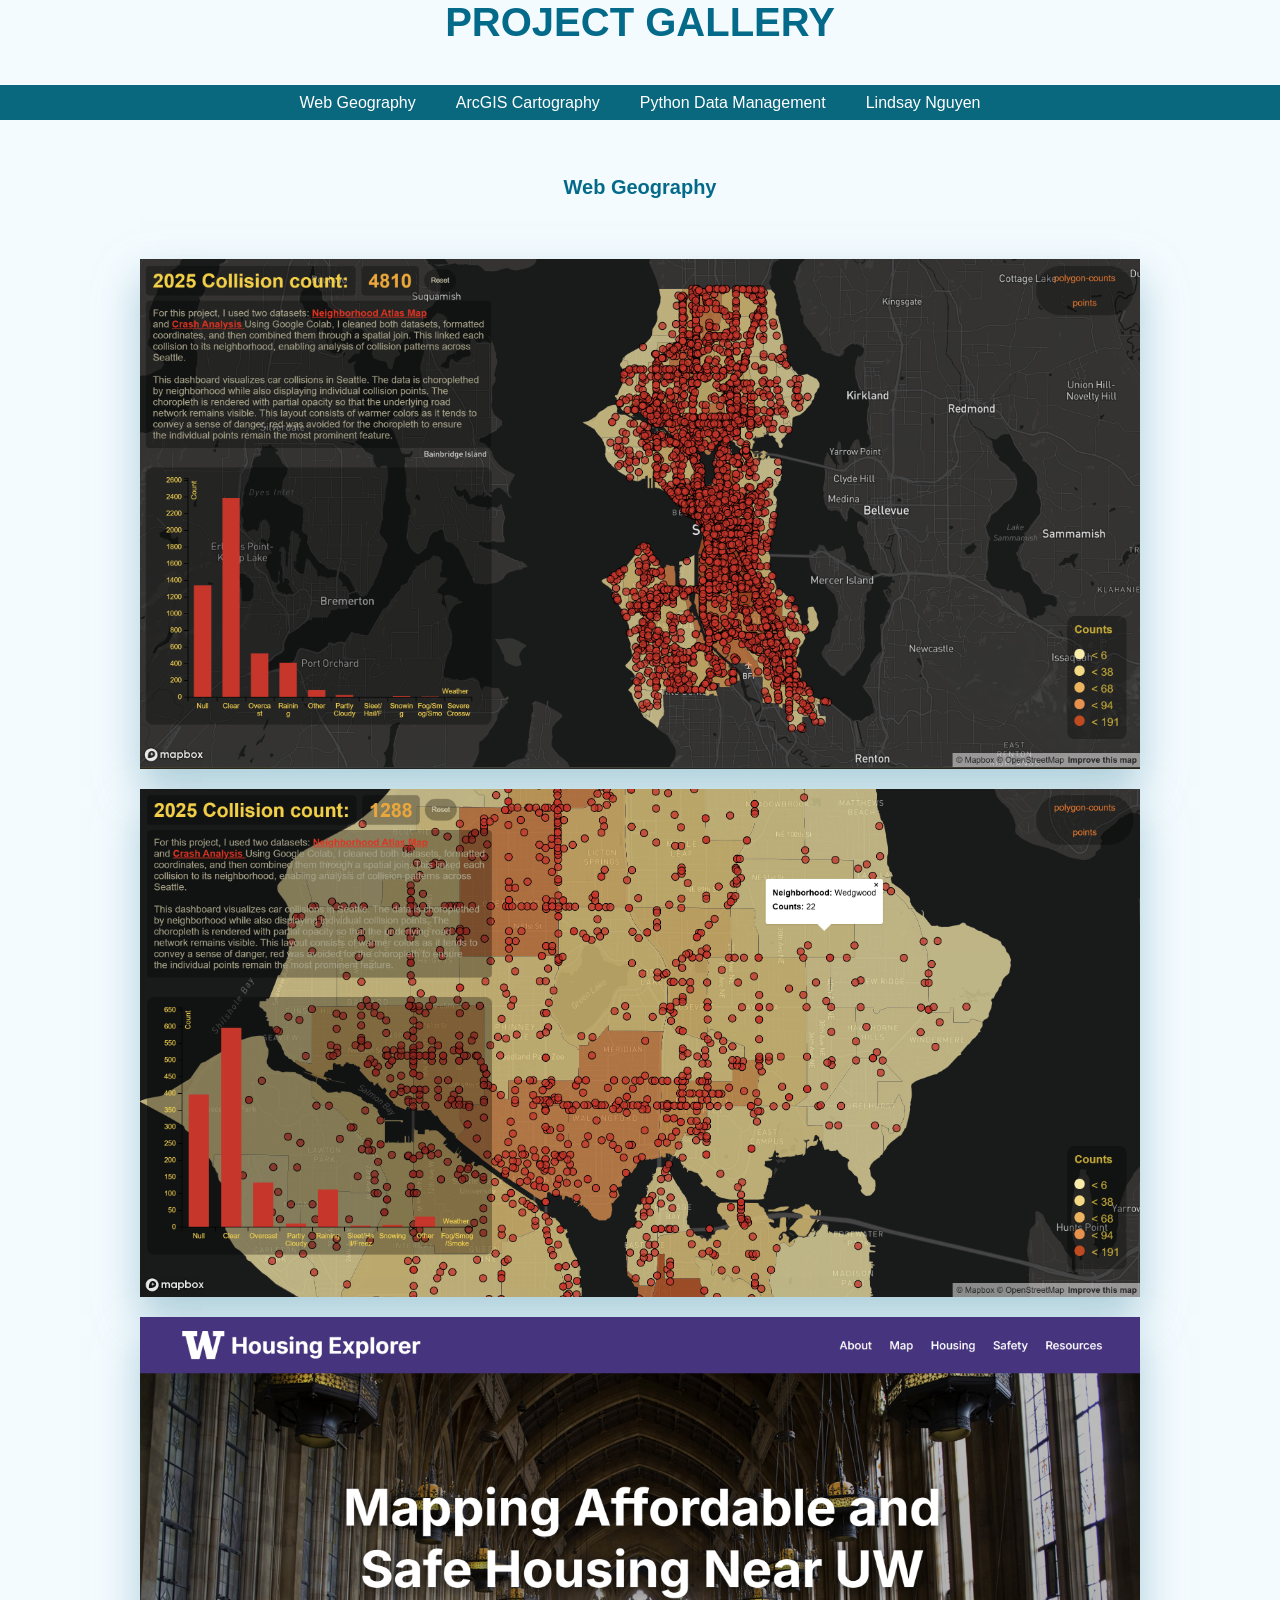
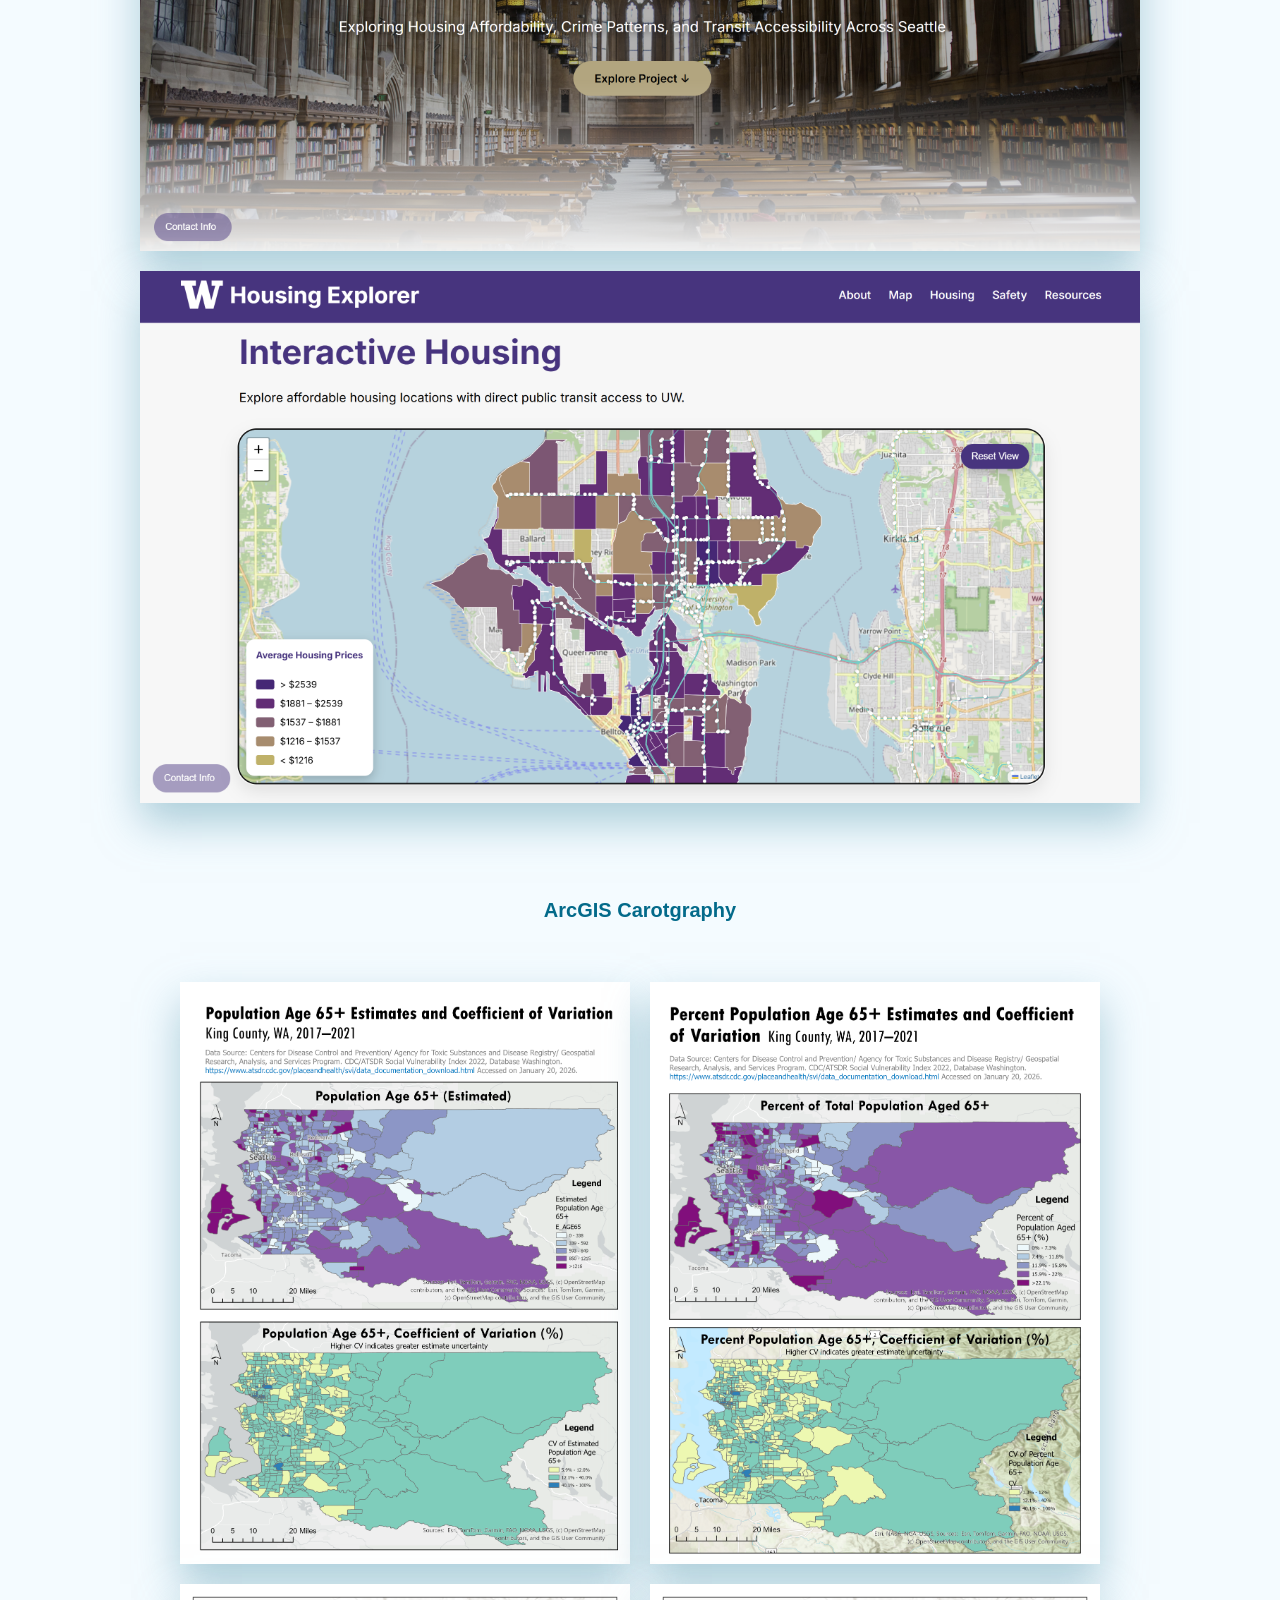
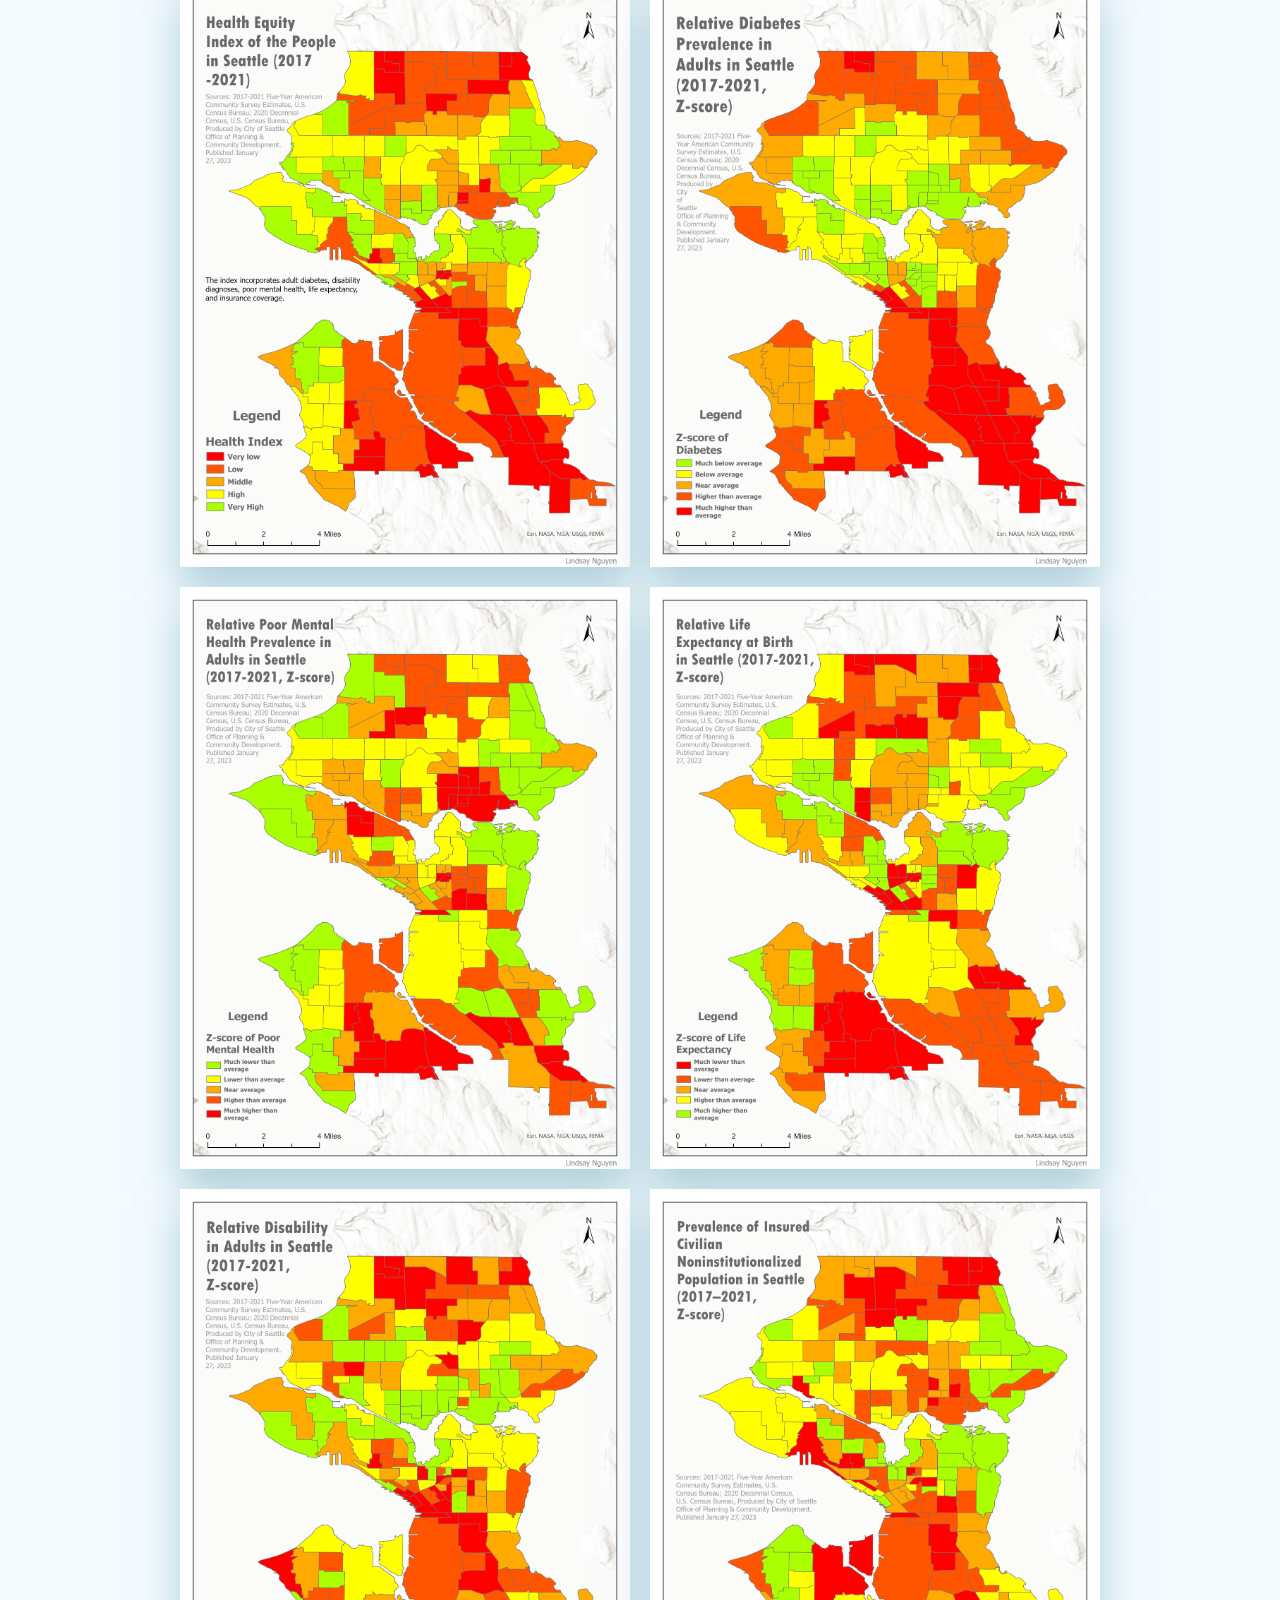
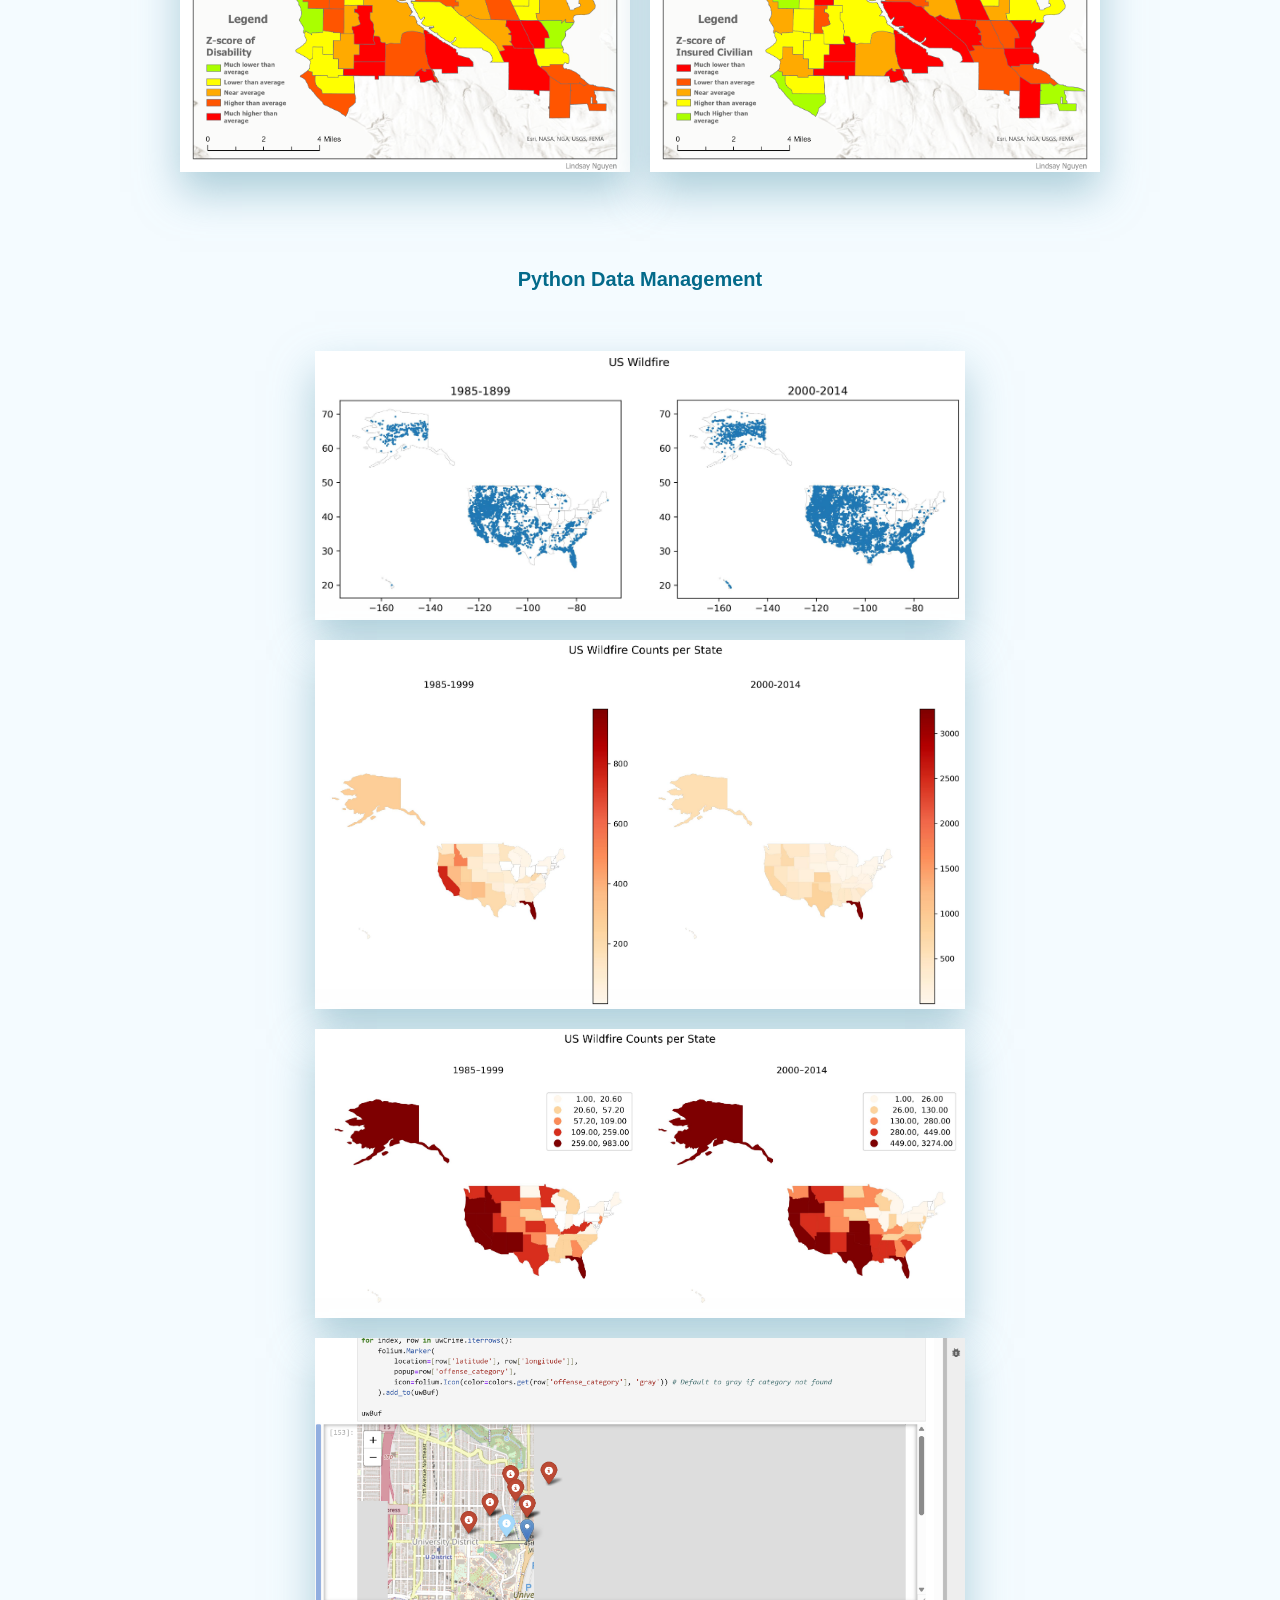
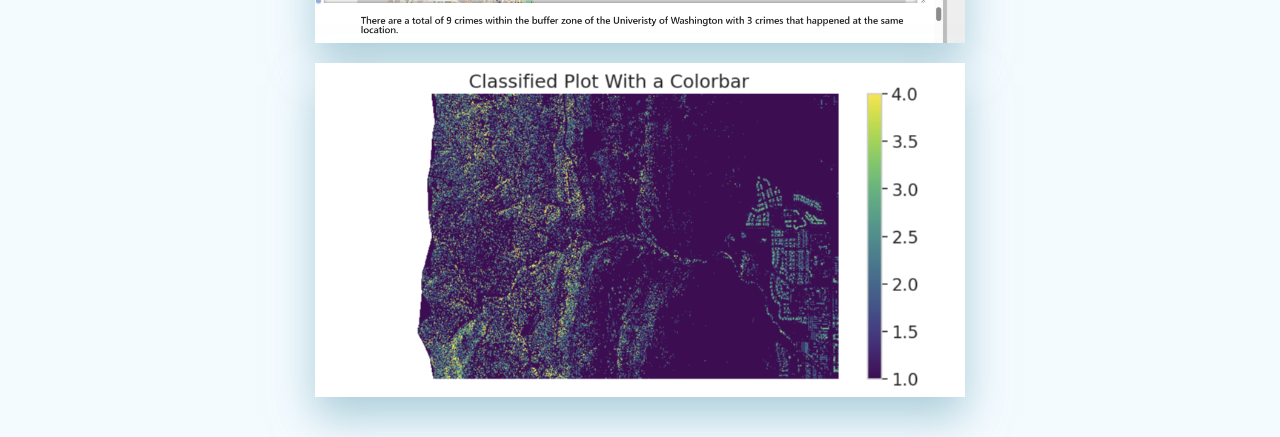
<file: gallery.html>
<link rel="stylesheet" href="css/style.css">
</head>
<body>


    <p style = "font-size: 40px; text-align: center; color:rgb(3, 106, 138)">
        <b>PROJECT GALLERY</b>
    </p>

        <nav class="navbar">
            <a href="#Web" class="button nav-link">Web Geography</a>
            <a href="#arc" class="button nav-link">ArcGIS Cartography</a>
            <a href="#python" class="button nav-link">Python Data Management</a>
            <a href="home.html" target="_blank" class="button">Lindsay Nguyen</a>
        </nav>

    
    <section id="Web"> 
        <br>
        <br>

        <p style = "font-size: 20px; text-align: center; color:rgb(3, 106, 138)">
            <b>Web Geography</b>
         </p>  
         
        <div class = "image-gallery">
            <a href="https://nugaiyen.github.io/458p6-smart-dashboard/" target="_blank">
                <img src="imgs/458p6.png" alt= "458p6" style = "width:1000px">
            </a>
            
            <a href="https://nugaiyen.github.io/458p6-smart-dashboard/" target="_blank">
                <img src="imgs/458p6zoomed.png" alt= "458p6zoomed"  style = "width:1000px">
            </a>

            <a href="https://nugaiyen.github.io/Geography-Symposium-2026/test.html" target="_blank">
                <img src="imgs/symposium1.png" alt= "458p6" style = "width:1000px">
            </a>
            <a href="https://nugaiyen.github.io/Geography-Symposium-2026/test.html" target="_blank">
                <img src="imgs/symposium2.png" alt= "458p6" style = "width:1000px">
            </a>

        
        </div>
    </section>

    <section id="arc"> 
        <br>
        <br>
        <p style = "font-size: 20px; text-align: center; color:rgb(3, 106, 138)">
            <b>ArcGIS Carotgraphy</b>
         </p> 

        <div class="image-gallery">
            
            <a href="project1.html"target="_blank">
                <img src="imgs/m1fixed.png" alt="m1">
            </a>
            <a href="project1.html"target="_blank">
                <img src="imgs/m2fixed.png" alt="m2">
            </a>
        
            <a href="project2.html" target="_blank">
                <img src="imgs/461p2m1.png" alt="461p2m1">
            </a>
            
            <a href="project2.html" target="_blank">
                <img src="imgs/461p2m2.png" alt="461p2m2">
            </a>
            
            <a href="project2.html" target="_blank">
                <img src="imgs/461p2m3.png" alt="461p2m3">
            </a>
            
            <a href="project2.html" target="_blank"> 
                <img src="imgs/461p2m4.png" alt="461p2m4">
            </a>
        
            <a href="project2.html" target="_blank">
                <img src="imgs/461p2m5.png" alt="461p2m5">
            </a>
            
            <a href="project2.html" target="_blank">
                <img src="imgs/461p2m8.png" alt="461p2m8">
            </a>
            
        </div>
    </section>
   

   


    <section id="python">
        <br>
        <br>

        <p style = "font-size: 20px; text-align: center; color:rgb(3, 106, 138)">
            <b>Python Data Management</b>
         </p> 

    <div class = "image-gallery">
        <a href="lab2.html" target="_blank">
             <img src="imgs\lab2.jpg" alt= "458p6zoomed"  style = "width:650px">
        </a>
        <a href="lab2.html" target="_blank">
            <img src="imgs\lab2f2.jpg" alt= "458p6" style = "width:650px">
        </a>
        <a href="lab2.html" target="_blank">
             <img src="imgs\lab2f3.jpg" alt= "458p6zoomed"  style = "width:650px">
        </a>
        

        <a href="python1.html" target="_blank">
             <img src="imgs\temp-img\Screenshot 2026-02-20 221335.png" alt= "458p6zoomed"  style = "width:650px">
        </a>

        <a href="python1.html" target="_blank">
             <img src="imgs/temp-img/Screenshot 2026-02-20 221205.png" alt= "458p6zoomed"  style = "width:650px">
        </a>
       
    </div>
    </section>

    

    <script>
        const sections = document.querySelectorAll("section");
        const navLinks = document.querySelectorAll(".nav-link"); // only internal links

        window.addEventListener("scroll", () => {
            let current = "";

            sections.forEach(section => {
                const sectionTop = section.offsetTop - 50;
                if (window.scrollY >= sectionTop) {
                    current = section.getAttribute("id");
                }
            });

            navLinks.forEach(link => {
                link.style.fontWeight = "normal";
                if (link.getAttribute("href") === "#" + current) {
                    link.style.fontWeight = "bold";
                }
            });
        });
    </script>

</body>
</html>
</file>
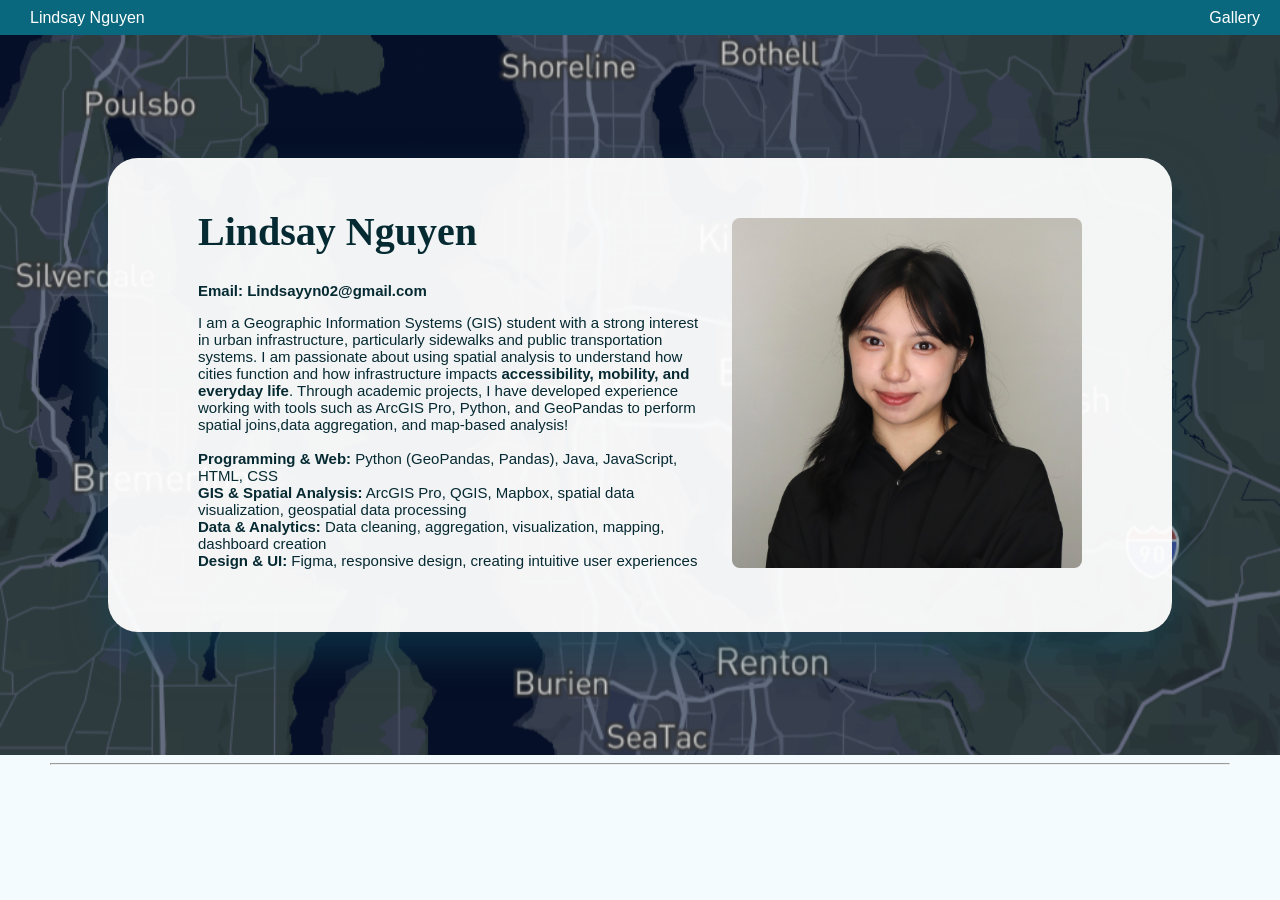
<file: home.html>
<!DOCTYPE html>
<html>
<head>
    <link rel="stylesheet" href="css/style.css">
</head>
<body>

    <nav class="navbar">
        <p style="margin-left:30px">Lindsay Nguyen</p>
        <div style="margin-left:auto; display:flex">
            <a href="gallery.html" class="button">
                <p>Gallery</p>
            </a>
        
    
        </div>
    </nav>

    <div class = "seattle"> 
        <div class = bg style="color: rgb(6, 42, 50)" >
            <div class= "text"> 
                <h1>Lindsay Nguyen</h1> 
                <p style ="margin-left:70px; font-size: 15px"; ><b>Email: Lindsayyn02@gmail.com</b> </p> 
                <p style ="margin-left:70px; font-size: 15px">
                    I am a Geographic Information Systems (GIS) student with a strong interest in urban
                    infrastructure, particularly sidewalks and public transportation systems. I am 
                    passionate about using spatial analysis to understand how cities function and how 
                    infrastructure impacts <b>accessibility, mobility, and everyday life</b>. Through academic projects, 
                    I have developed experience working with tools such as ArcGIS Pro, Python, and GeoPandas 
                    to perform spatial joins,data aggregation, and map-based analysis! <br><br>
                    
                    <b>Programming & Web:</b> Python (GeoPandas, Pandas), Java, JavaScript, HTML, CSS<br>
                    <b>GIS & Spatial Analysis:</b> ArcGIS Pro, QGIS, Mapbox, spatial data visualization, geospatial data processing<br>
                    <b>Data & Analytics:</b> Data cleaning, aggregation, visualization, mapping, dashboard creation<br>
                    <b>Design & UI:</b> Figma, responsive design, creating intuitive user experiences

            </div> 
            
            <div class = "photo" > <img src="imgs/self-photo.jpg" alt= "me"> </div>

        </div>
    </div>
    <hr style= "margin-left: 50px; margin-right: 50px" >
    

</body>
</html>
</file>
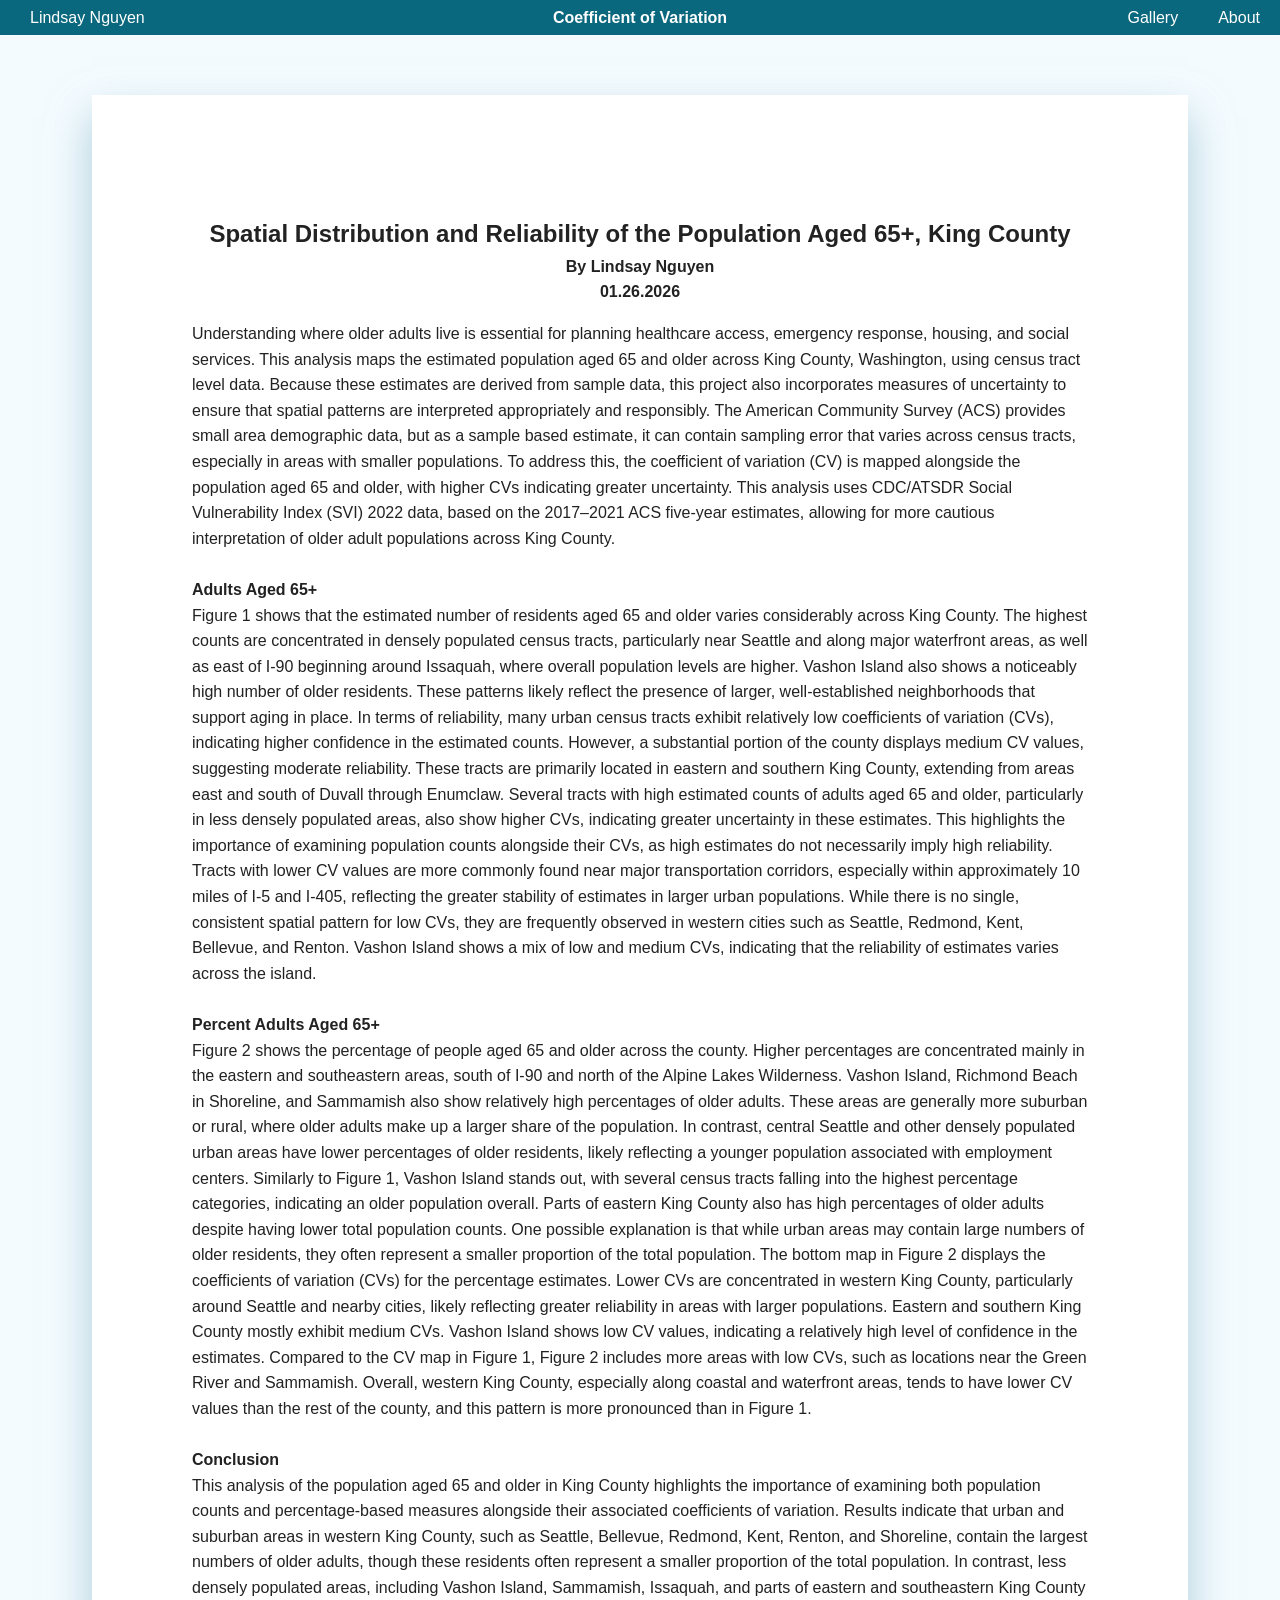
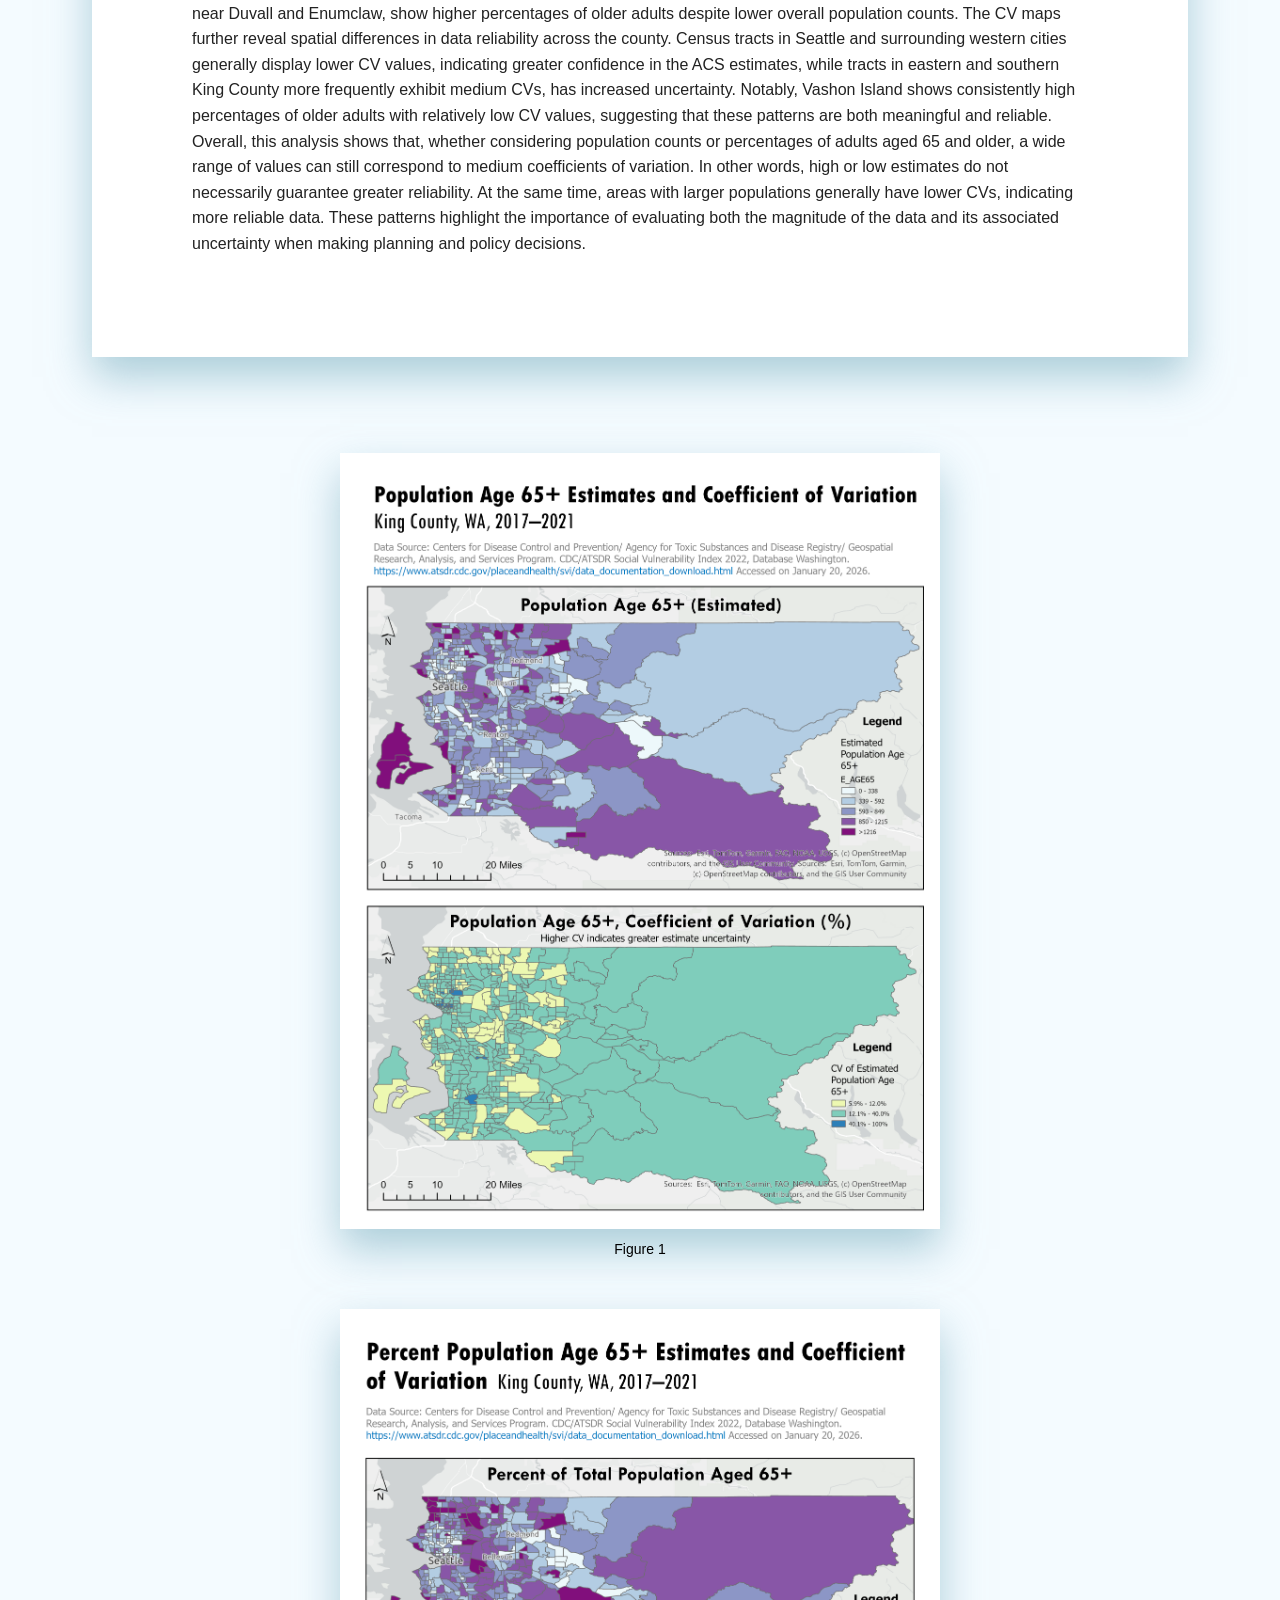
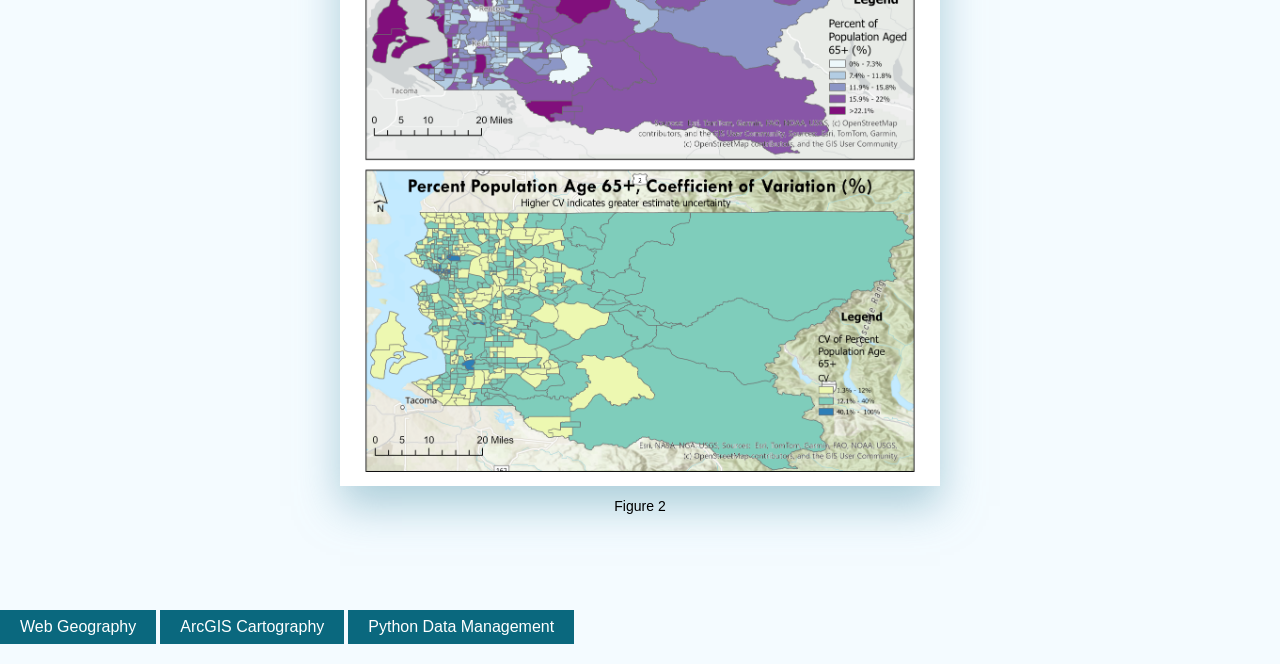
<file: project1.html>
<!DOCTYPE html>
<html>
<head>
    <link rel="stylesheet" href="css/style.css">
</head>
<body>
    
    <nav class="navbar">
        <p style="margin-left:30px">Lindsay Nguyen</p>
        <p class="center-title">Coefficient of Variation</p>
        <div class="nav-right">
            <a href="gallery.html"  class="button">
                <p>Gallery</p>
            </a>
            <a href="home.html"  class="button">
                <p>About</p>
            </a>
        </div>
    </nav>



   

    <div class=image-gallery2>
        <div class = "content">
            <h2 style="text-align: center; padding: 0px;">Spatial Distribution and Reliability of the Population Aged 65+, King County</h2> <br>
            <p style="text-align: center;margin-top:-45px;"><b>By Lindsay Nguyen <br>
            01.26.2026</b></p>

            Understanding where older adults live is essential for planning healthcare access, emergency response, housing, and social services. This analysis maps the estimated population aged 65 and older across King County, Washington, using census tract level data. Because these estimates are derived from sample data, this project also incorporates measures of uncertainty to ensure that spatial patterns are interpreted appropriately and responsibly.
            The American Community Survey (ACS) provides small area demographic data, but as a sample based estimate, it can contain sampling error that varies across census tracts, especially in areas with smaller populations. To address this, the coefficient of variation (CV) is mapped alongside the population aged 65 and older, with higher CVs indicating greater uncertainty. This analysis uses CDC/ATSDR Social Vulnerability Index (SVI) 2022 data, based on the 2017–2021 ACS five-year estimates, allowing for more cautious interpretation of older adult populations across King County.
            <br><br> <b>Adults Aged 65+</b><br>
            Figure 1 shows that the estimated number of residents aged 65 and older varies considerably across King County. The highest counts are concentrated in densely populated census tracts, particularly near Seattle and along major waterfront areas, as well as east of I-90 beginning around Issaquah, where overall population levels are higher. Vashon Island also shows a noticeably high number of older residents. These patterns likely reflect the presence of larger, well-established neighborhoods that support aging in place.
            In terms of reliability, many urban census tracts exhibit relatively low coefficients of variation (CVs), indicating higher confidence in the estimated counts. However, a substantial portion of the county displays medium CV values, suggesting moderate reliability. These tracts are primarily located in eastern and southern King County, extending from areas east and south of Duvall through Enumclaw. Several tracts with high estimated counts of adults aged 65 and older, particularly in less densely populated areas, also show higher CVs, indicating greater uncertainty in these estimates. This highlights the importance of examining population counts alongside their CVs, as high estimates do not necessarily imply high reliability.
            Tracts with lower CV values are more commonly found near major transportation corridors, especially within approximately 10 miles of I-5 and I-405, reflecting the greater stability of estimates in larger urban populations. While there is no single, consistent spatial pattern for low CVs, they are frequently observed in western cities such as Seattle, Redmond, Kent, Bellevue, and Renton. Vashon Island shows a mix of low and medium CVs, indicating that the reliability of estimates varies across the island.

            <br><br><b>Percent Adults Aged 65+</b><br>
            Figure 2  shows the percentage of people aged 65 and older across the county. Higher percentages are concentrated mainly in the eastern and southeastern areas, south of I-90 and north of the Alpine Lakes Wilderness. Vashon Island, Richmond Beach in Shoreline, and Sammamish also show relatively high percentages of older adults. These areas are generally more suburban or rural, where older adults make up a larger share of the population. In contrast, central Seattle and other densely populated urban areas have lower percentages of older residents, likely reflecting a younger population associated with employment centers.
            Similarly to Figure 1, Vashon Island stands out, with several census tracts falling into the highest percentage categories, indicating an older population overall. Parts of eastern King County also has high percentages of older adults despite having lower total population counts. One possible explanation is that while urban areas may contain large numbers of older residents, they often represent a smaller proportion of the total population.
            The bottom map in Figure 2 displays the coefficients of variation (CVs) for the percentage estimates. Lower CVs are concentrated in western King County, particularly around Seattle and nearby cities, likely reflecting greater reliability in areas with larger populations. Eastern and southern King County mostly exhibit medium CVs. Vashon Island shows low CV values, indicating a relatively high level of confidence in the estimates. Compared to the CV map in Figure 1, Figure 2 includes more areas with low CVs, such as locations near the Green River and Sammamish. Overall, western King County, especially along coastal and waterfront areas, tends to have lower CV values than the rest of the county, and this pattern is more pronounced than in Figure 1.

            <br><br><b>Conclusion</b><br>
            This analysis of the population aged 65 and older in King County highlights the importance of examining both population counts and percentage-based measures alongside their associated coefficients of variation. Results indicate that urban and suburban areas in western King County, such as Seattle, Bellevue, Redmond, Kent, Renton, and Shoreline, contain the largest numbers of older adults, though these residents often represent a smaller proportion of the total population. In contrast, less densely populated areas, including Vashon Island, Sammamish, Issaquah, and parts of eastern and southeastern King County near Duvall and Enumclaw, show higher percentages of older adults despite lower overall population counts.
            The CV maps further reveal spatial differences in data reliability across the county. Census tracts in Seattle and surrounding western cities generally display lower CV values, indicating greater confidence in the ACS estimates, while tracts in eastern and southern King County more frequently exhibit medium CVs, has increased uncertainty. Notably, Vashon Island shows consistently high percentages of older adults with relatively low CV values, suggesting that these patterns are both meaningful and reliable.
            Overall, this analysis shows that, whether considering population counts or percentages of adults aged 65 and older, a wide range of values can still correspond to medium coefficients of variation. In other words, high or low estimates do not necessarily guarantee greater reliability. At the same time, areas with larger populations generally have lower CVs, indicating more reliable data. These patterns highlight the importance of evaluating both the magnitude of the data and its associated uncertainty when making planning and policy decisions.
        </div>

        <div class = image-gallery2>

            <figure>
                <img src="imgs/m1fixed.png" alt="m1">
                <figcaption>Figure 1</figcaption>
            </figure>

            <figure>
                <img src="imgs/m2fixed.png" alt="m2">
                <figcaption>Figure 2</figcaption>
            </figure>
        </div>
    </div>

    <a href="https://nugaiyen.github.io/portfolio-/gallery.html#Web" class="button nav-link">Web Geography</a>
    <a href="https://nugaiyen.github.io/portfolio-/gallery.html#arc" class="button nav-link" style="margin-bottom: 20px;">ArcGIS Cartography</a>
    <a href="https://nugaiyen.github.io/portfolio-/gallery.html#python" class="button nav-link">Python Data Management</a>
        

</body>
</html>




















</body>
</html>
</file>
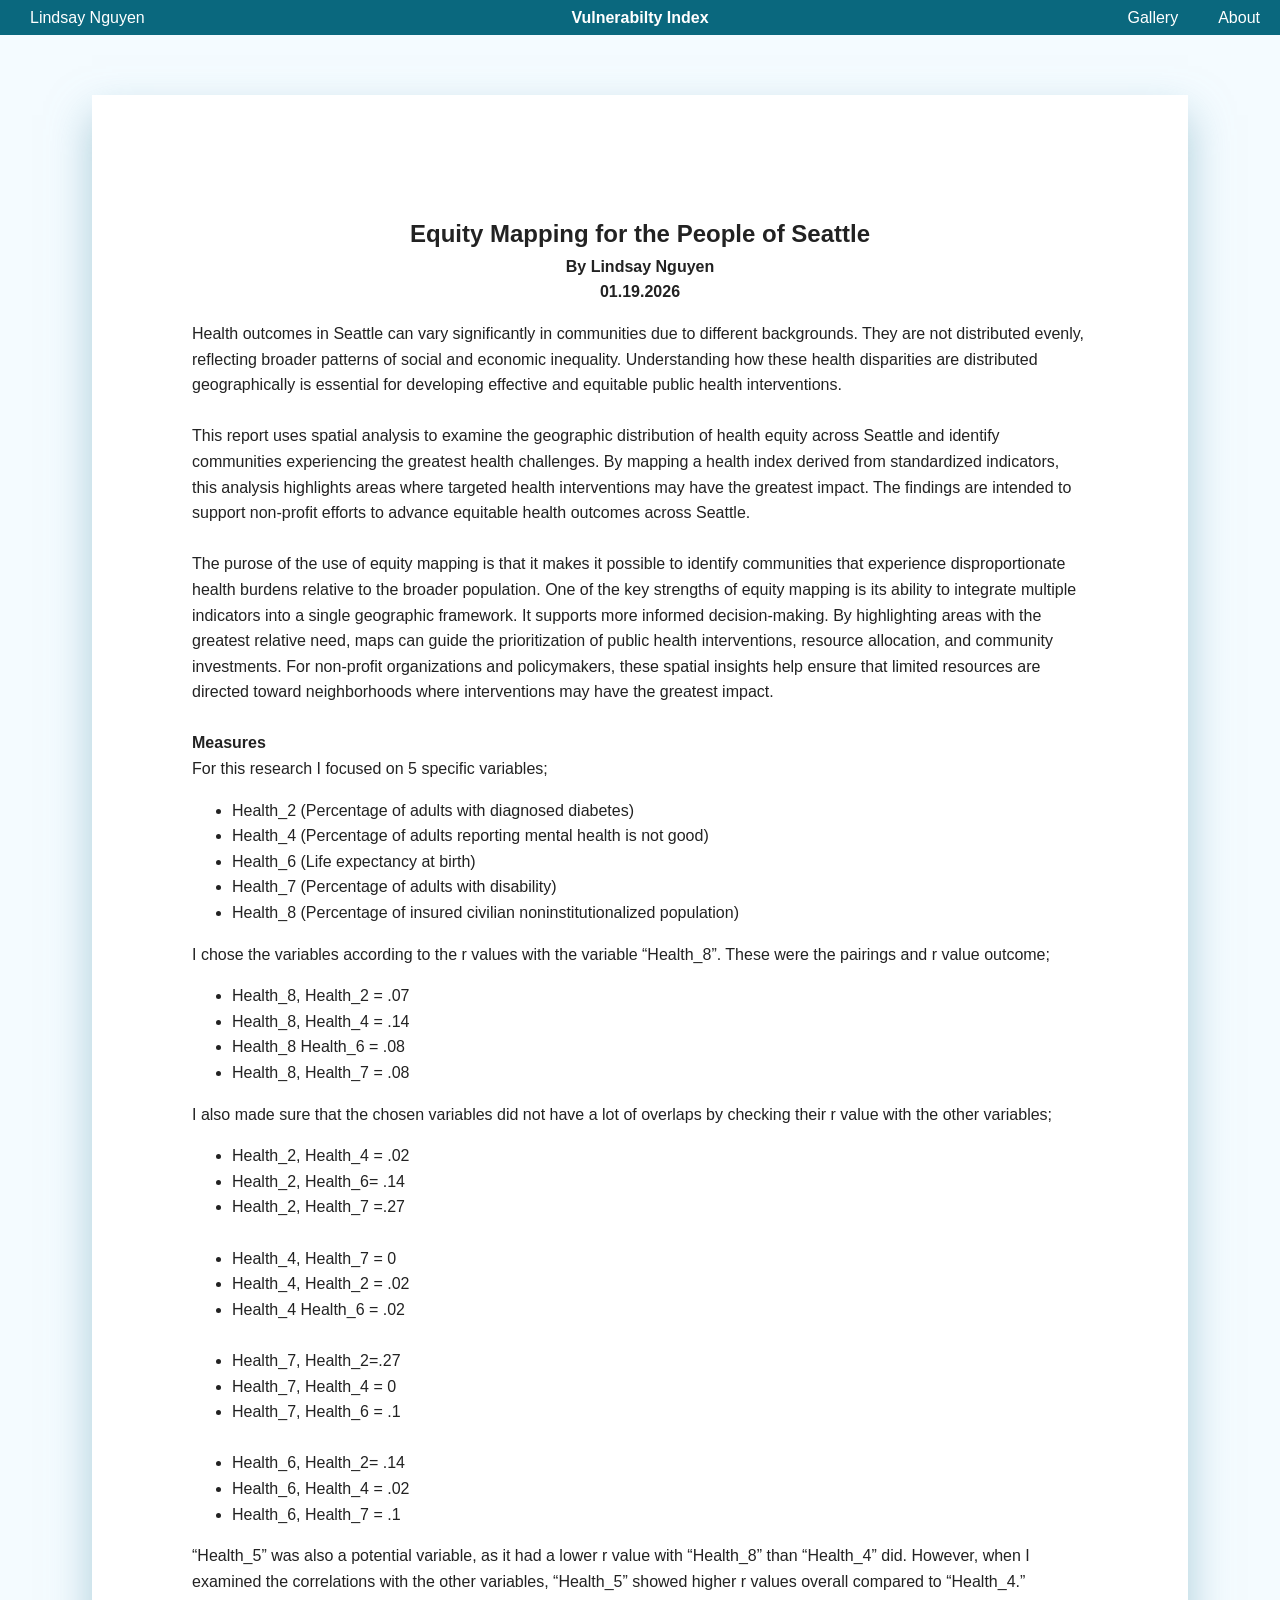
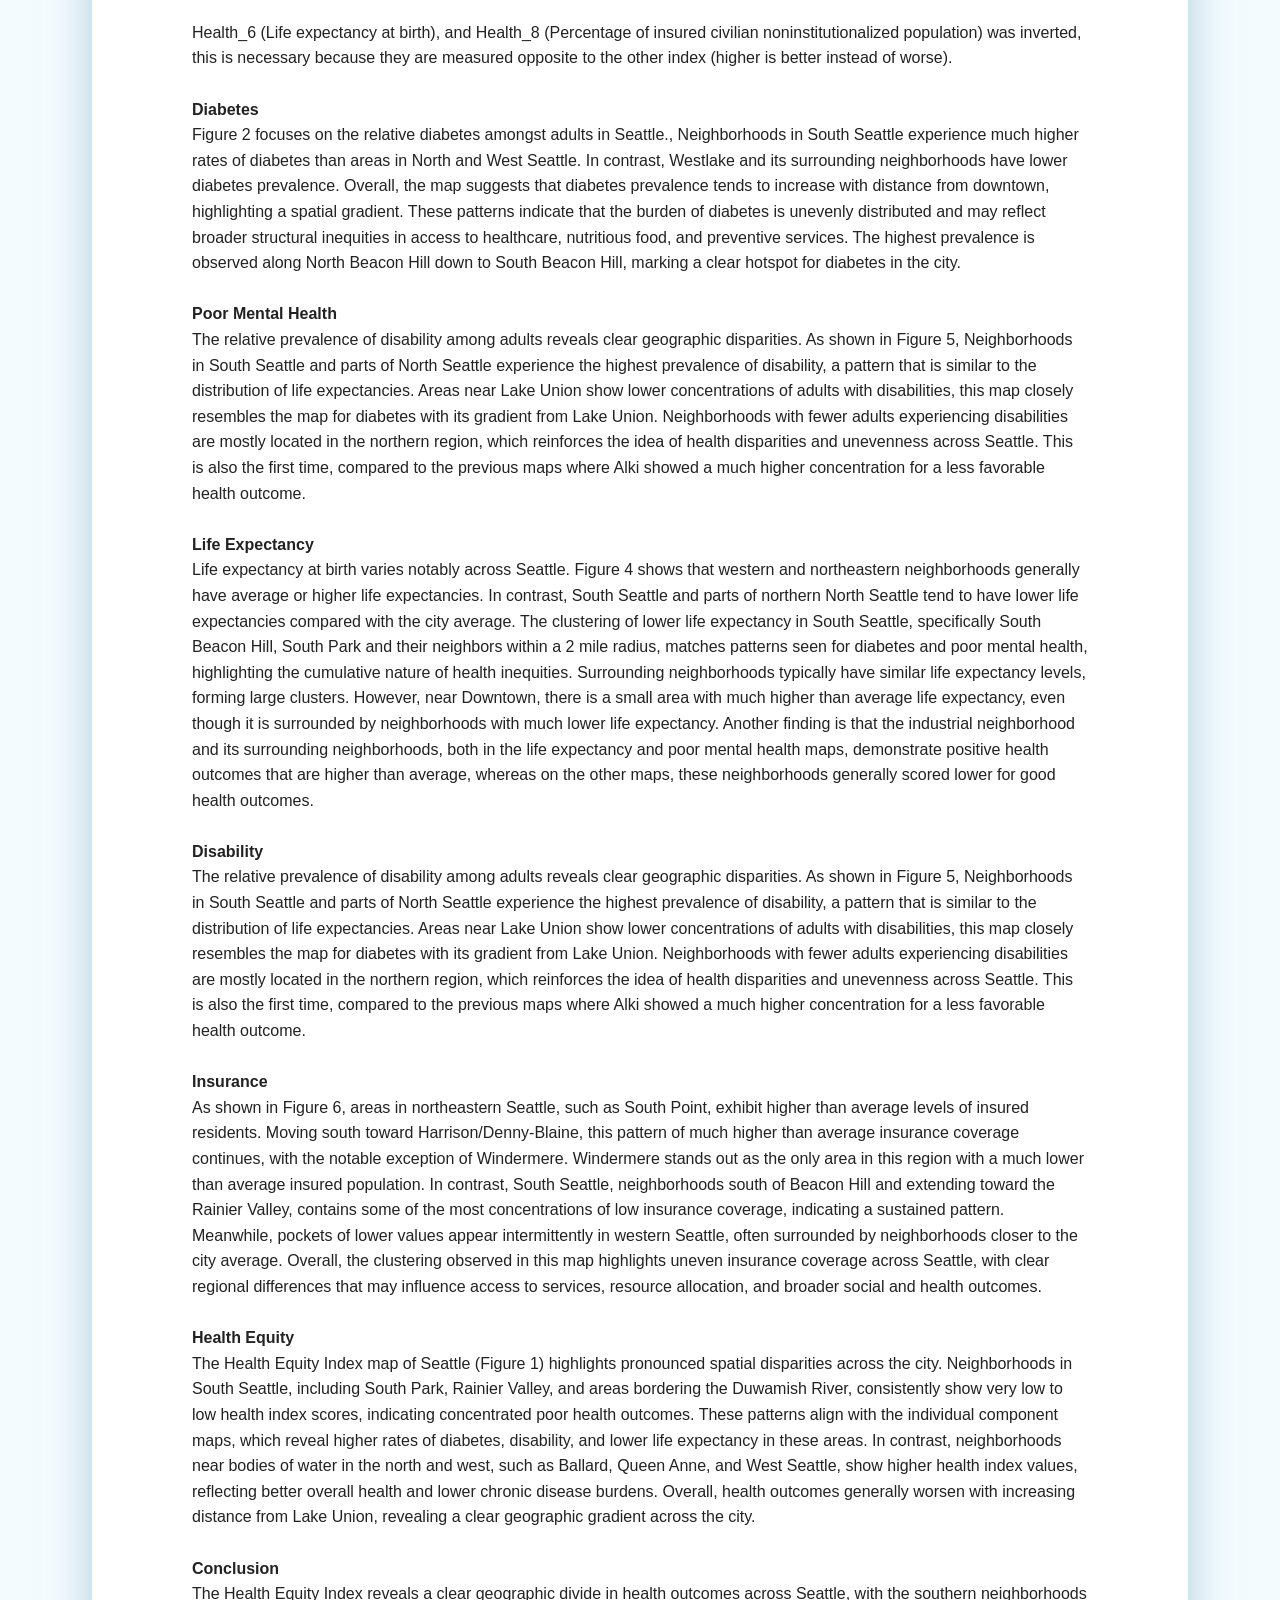
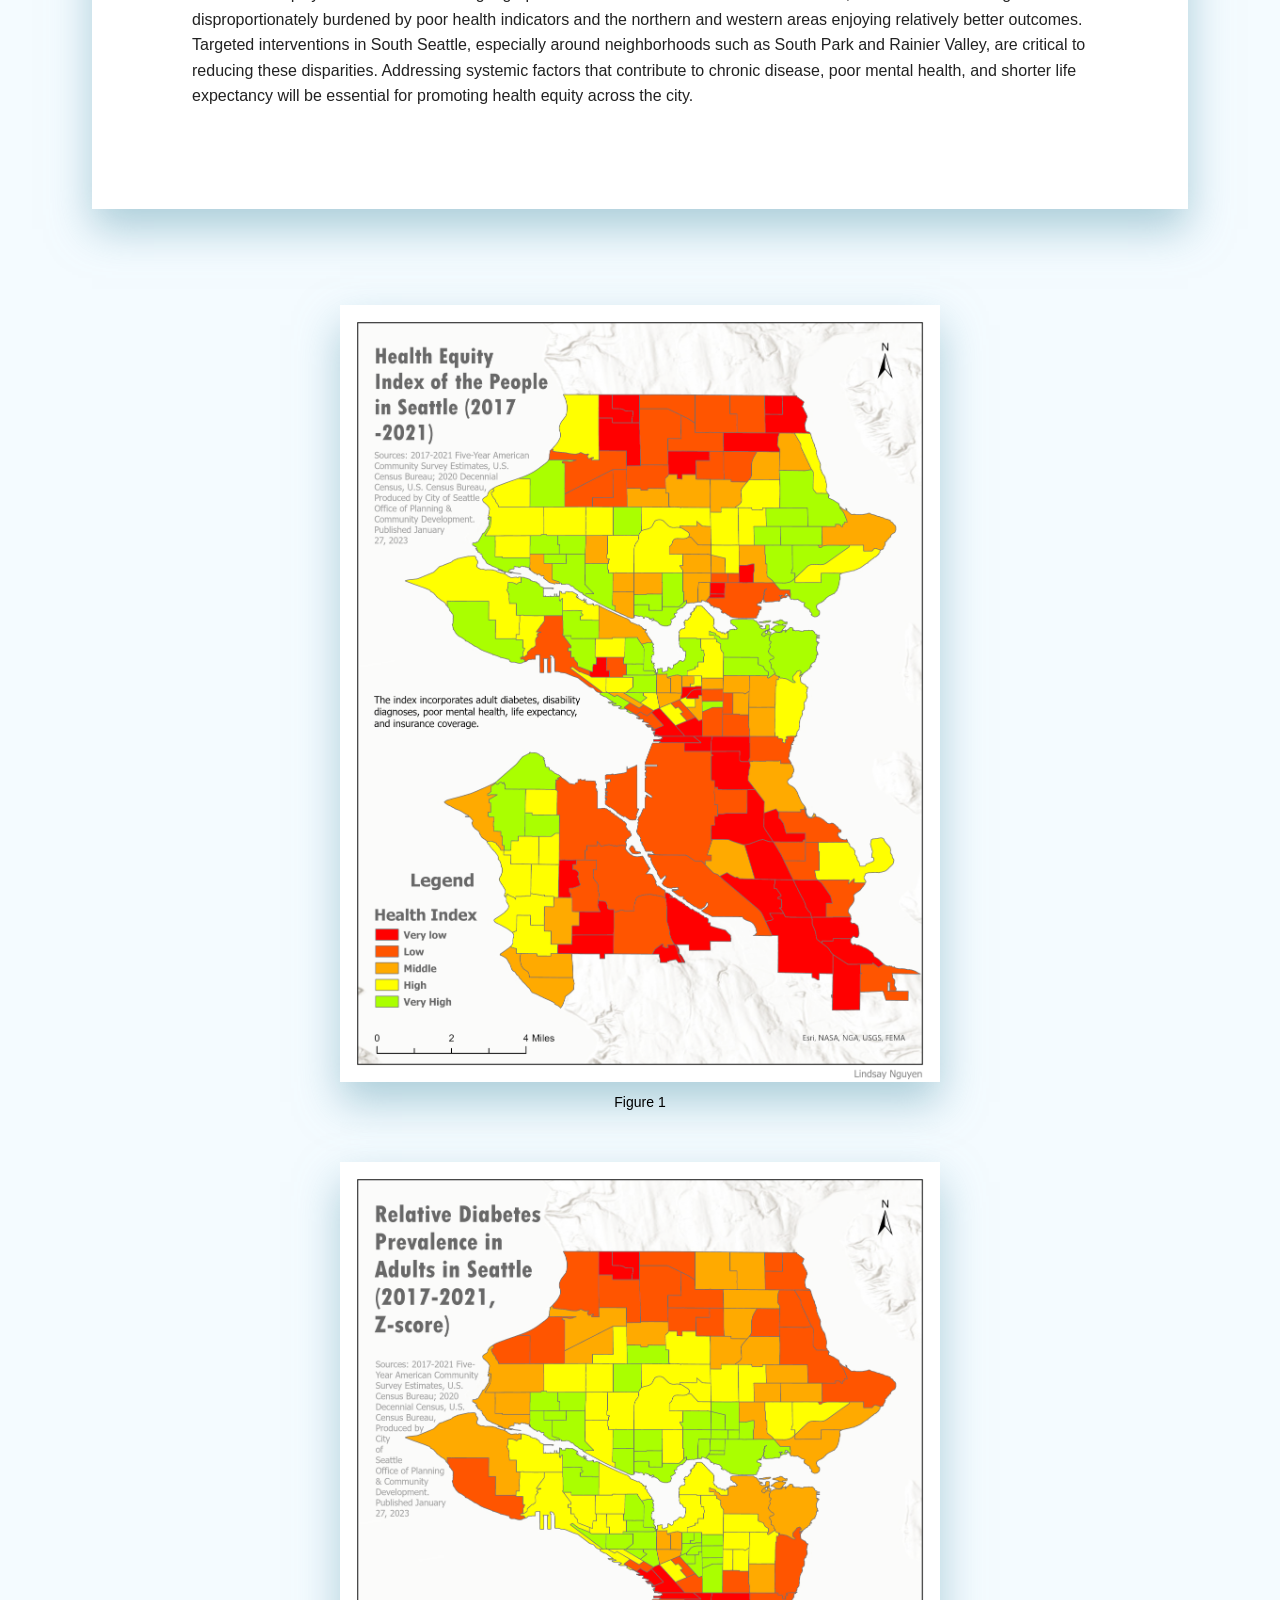
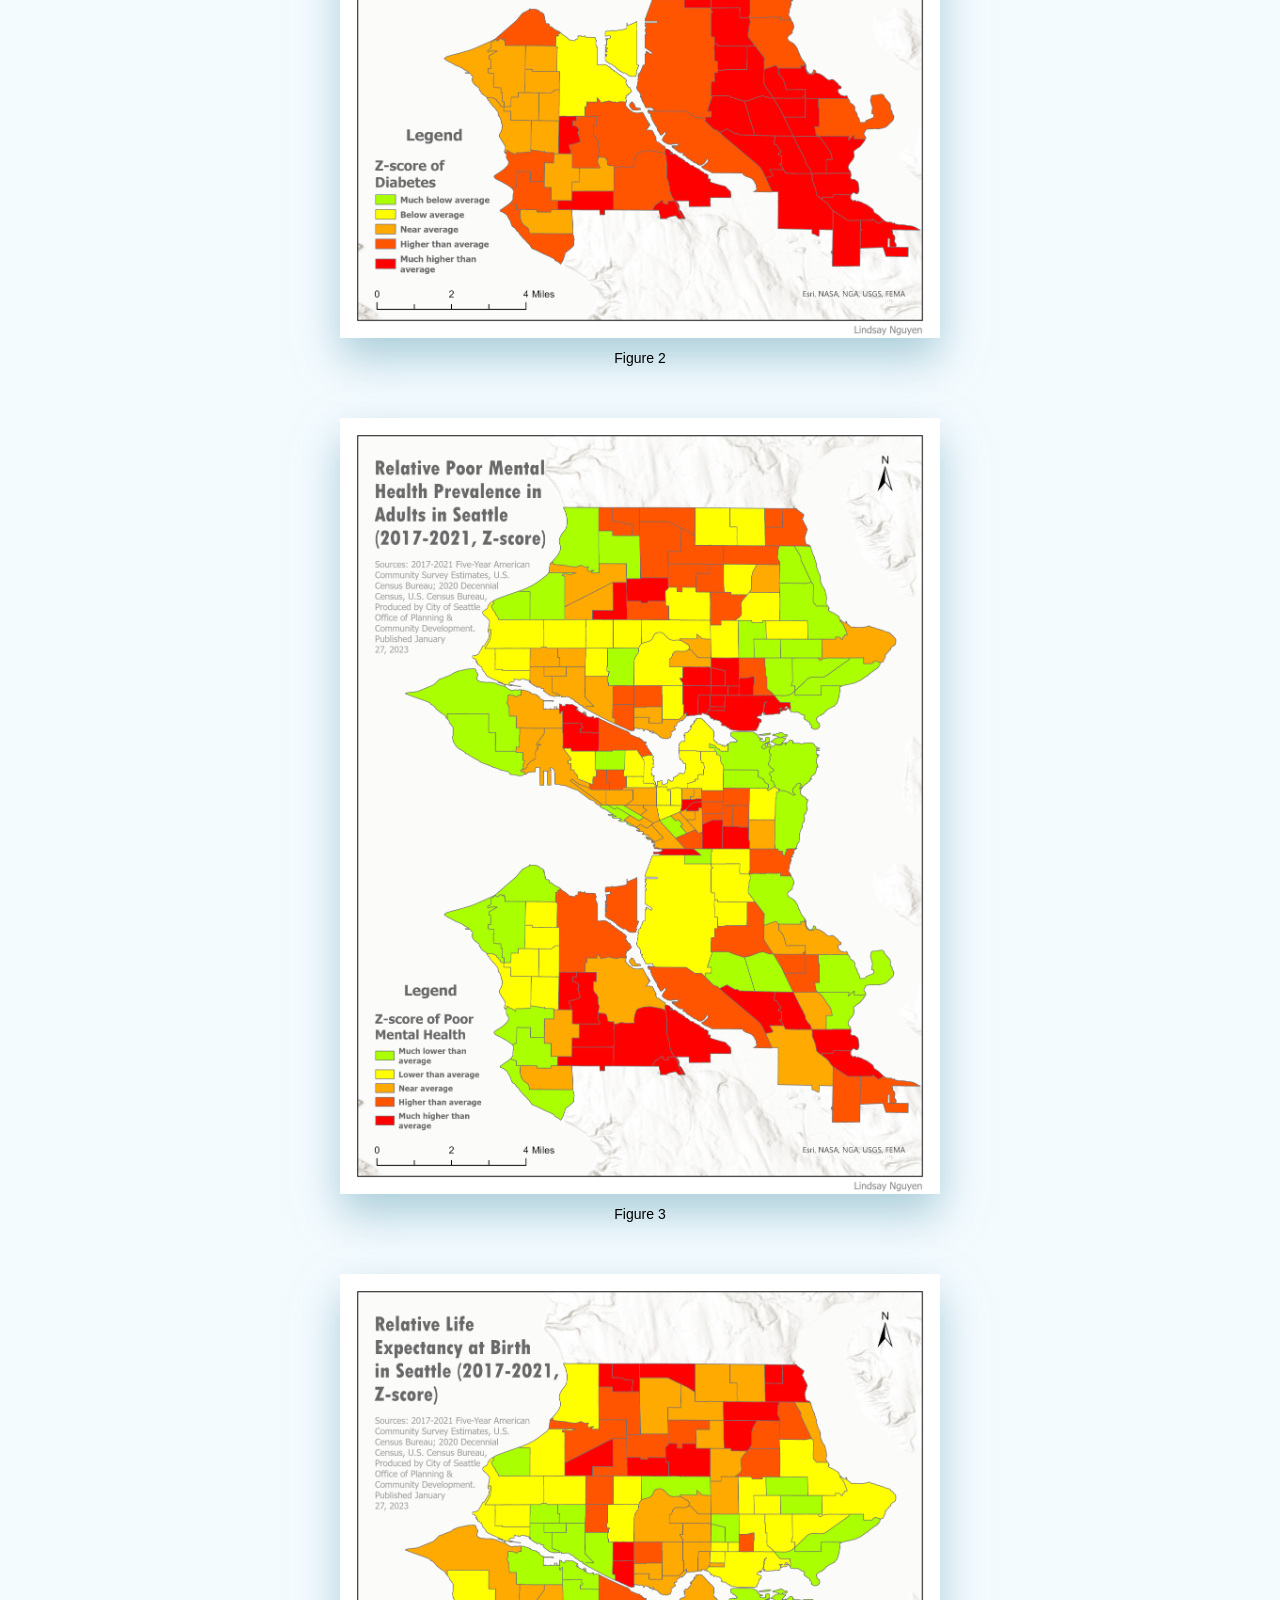
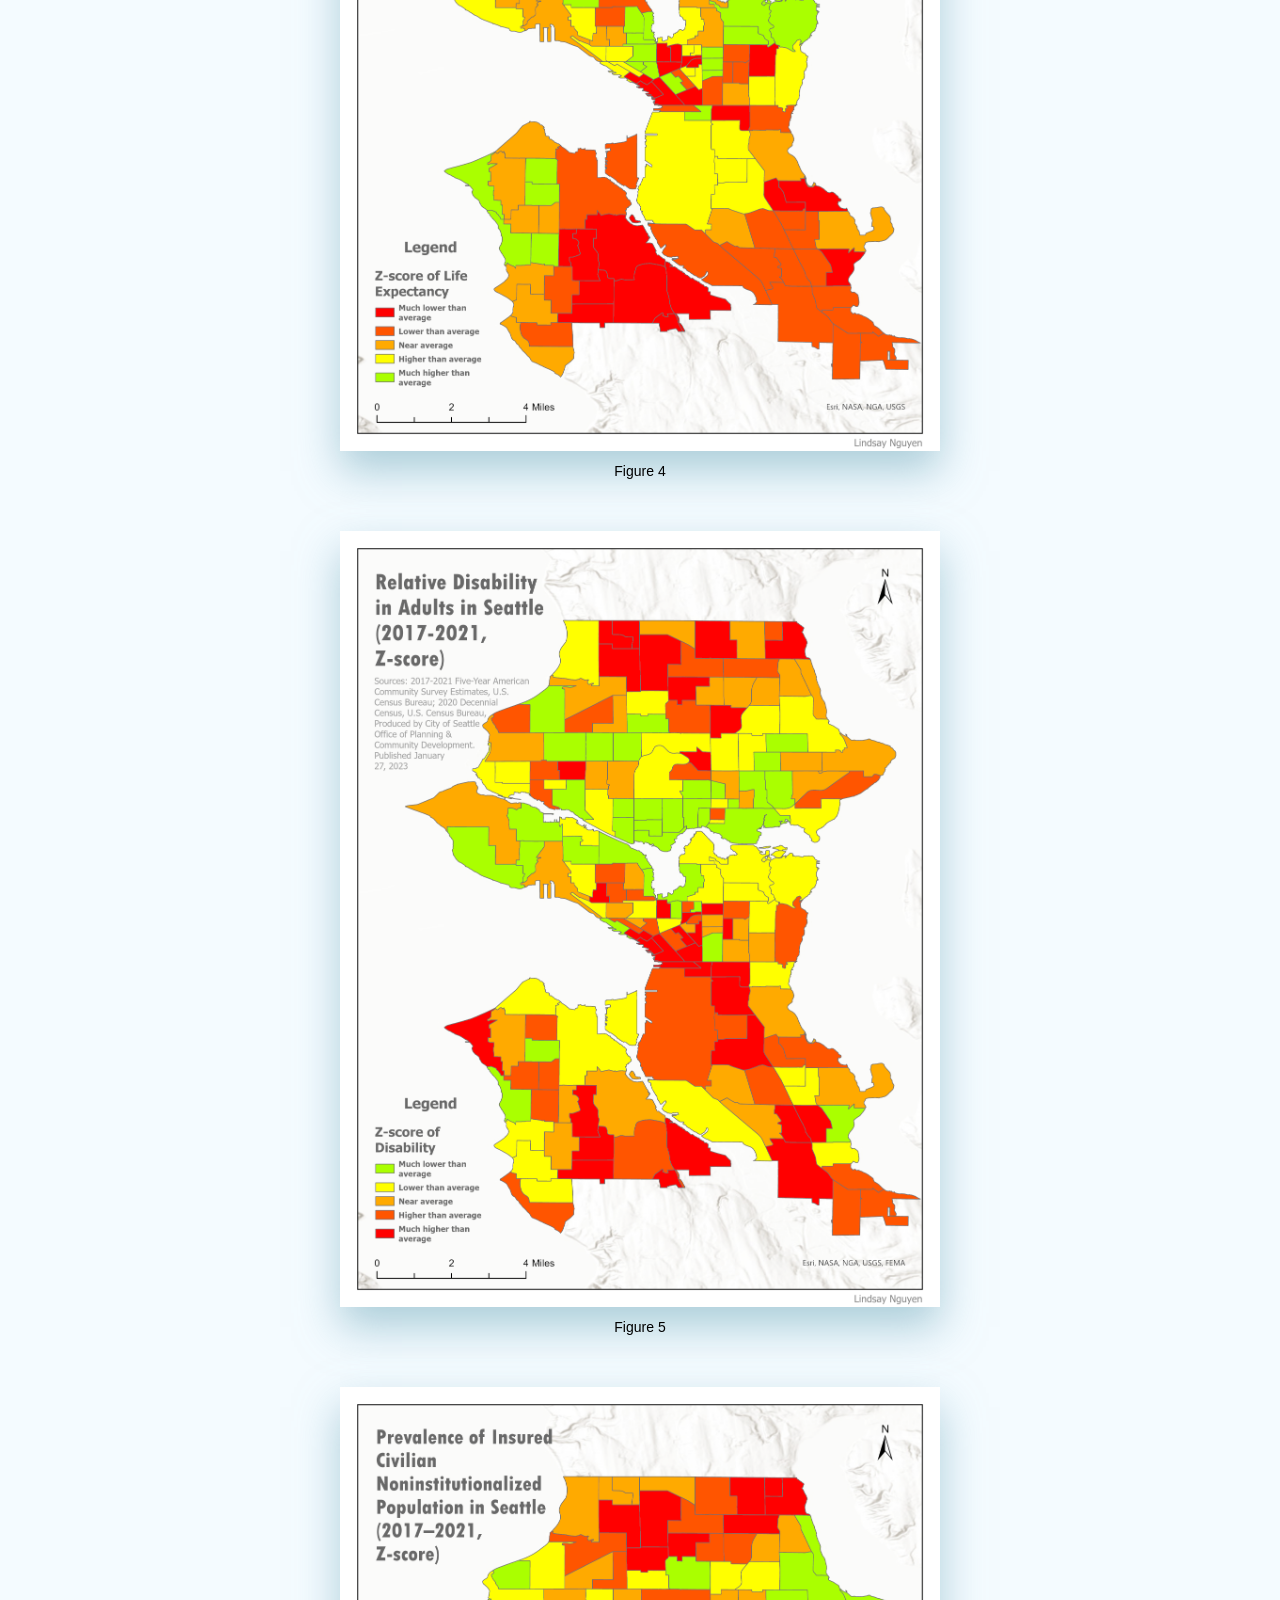
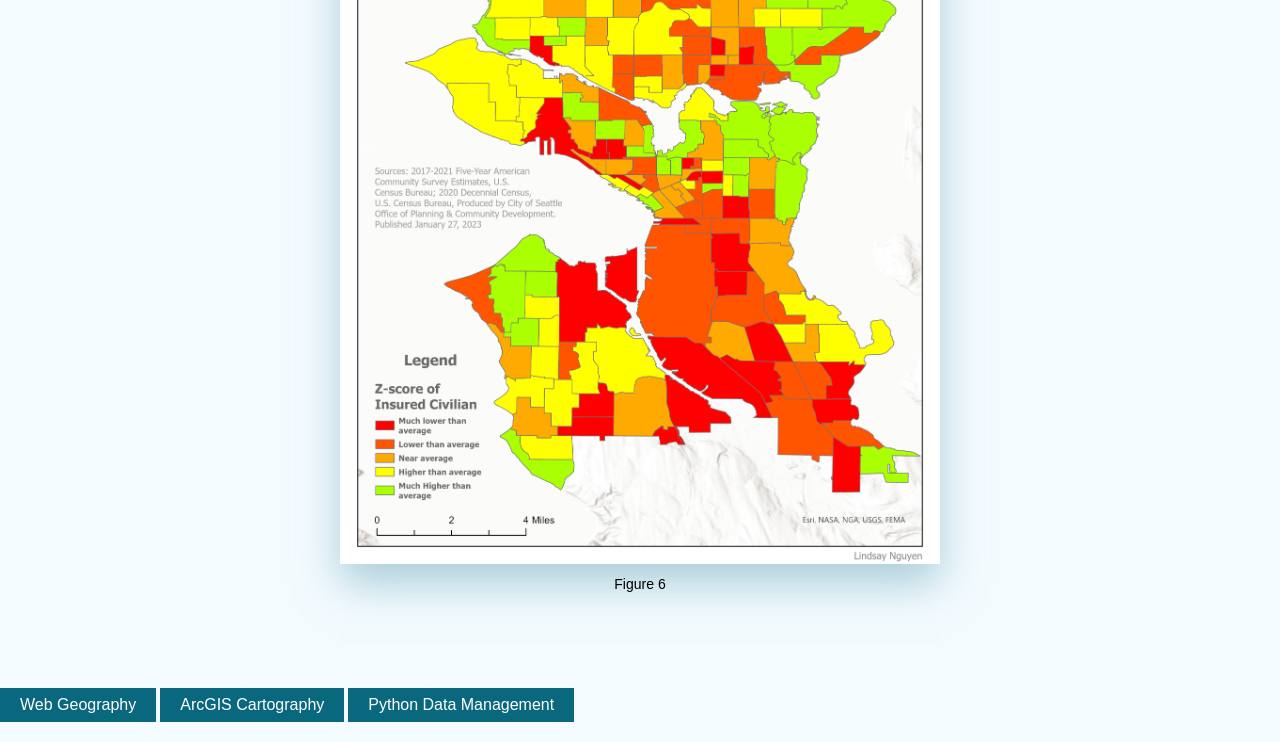
<file: project2.html>
<!DOCTYPE html>
<html>
<head>
    <link rel="stylesheet" href="css/style.css">
</head>
<body>
    
    <nav class="navbar">
        <p style="margin-left:30px">Lindsay Nguyen</p>
        <p class="center-title">Vulnerabilty Index </p>
        <div class="nav-right">
            <a href="gallery.html"  class="button">
                <p>Gallery</p>
            </a>
            <a href="home.html"  class="button">
                <p>About</p>
            </a>
        </div>
    </nav>



        <div class=image-gallery2>
        <div class = "content">
            <h2 style="text-align: center; padding: 0px;">Equity Mapping for the People of Seattle</h2> <br>
            <p style="text-align: center;margin-top:-45px;"><b>By Lindsay Nguyen <br>
            01.19.2026</b></p>

            Health outcomes in Seattle can vary significantly in communities due to different backgrounds. They are not distributed evenly, reflecting broader patterns of social and economic inequality. Understanding how these health disparities are distributed geographically is essential for developing effective and equitable public health interventions.
            <br><br>This report uses spatial analysis to examine the geographic distribution of health equity across Seattle and identify communities experiencing the greatest health challenges. By mapping a health index derived from standardized indicators, this analysis highlights areas where targeted health interventions may have the greatest impact. The findings are intended to support non-profit efforts to advance equitable health outcomes across Seattle.
            <br><br>The purose of the use of equity mapping is that it makes it possible to identify communities that experience disproportionate health burdens relative to the broader population. One of the key strengths of equity mapping is its ability to integrate multiple indicators into a single geographic framework. It supports more informed decision-making. By highlighting areas with the greatest relative need, maps can guide the prioritization of public health interventions, resource allocation, and community investments. For non-profit organizations and policymakers, these spatial insights help ensure that limited resources are directed toward neighborhoods where interventions may have the greatest impact.

            <br><br> <b>Measures</b><br>
            For this research I focused on 5 specific variables;
            <ul>
            <li>Health_2 (Percentage of adults with diagnosed diabetes)</li>
            <li>Health_4 (Percentage of adults reporting mental health is not good)</li>
            <li>Health_6 (Life expectancy at birth)</li>
            <li>Health_7 (Percentage of adults with disability)</li>
            <li>Health_8 (Percentage of insured civilian noninstitutionalized population)</li>
            </ul>

            I chose the variables according to the r values with the variable “Health_8”. These were the pairings and r value outcome; 
            <ul>
                <li>Health_8, Health_2  = .07 </li>
                <li>Health_8, Health_4 = .14 </li>
                <li>Health_8 Health_6 = .08 </li>
                <li>Health_8, Health_7 = .08</li>
            </ul>

            I also made sure that the chosen variables did not have a lot of overlaps by checking their r value with the other variables;
            <ul>
                <li>Health_2, Health_4 = .02 </li>
                <li>Health_2, Health_6= .14 </li>
                <li>Health_2, Health_7 =.27 </li>
                <br>
                <li>Health_4, Health_7 = 0 </li>
                <li>Health_4, Health_2 = .02 </li>
                <li>Health_4 Health_6 = .02 </li>
                <br>
                <li>Health_7, Health_2=.27 </li>
                <li>Health_7, Health_4 = 0 </li>
                <li>Health_7, Health_6 = .1 </li>
                <br>
                <li>Health_6, Health_2= .14 </li>
                <li>Health_6, Health_4 = .02 </li>
                <li>Health_6, Health_7 = .1 </li>
            </ul>

            “Health_5” was also a potential variable, as it had a lower r value with “Health_8” than “Health_4” did. However, when I examined the correlations with the other variables, “Health_5” showed higher r values overall compared to “Health_4.”
            <br><br>Health_6 (Life expectancy at birth), and Health_8 (Percentage of insured civilian noninstitutionalized population) was inverted, this is necessary because they are measured opposite to the other index (higher is better instead of worse).



            <br><br><b>Diabetes </b><br>
            Figure 2 focuses on the relative diabetes amongst adults in Seattle., Neighborhoods in South Seattle experience much higher rates of diabetes than areas in North and West Seattle. In contrast, Westlake and its surrounding neighborhoods have lower diabetes prevalence. Overall, the map suggests that diabetes prevalence tends to increase with distance from downtown, highlighting a spatial gradient. These patterns indicate that the burden of diabetes is unevenly distributed and may reflect broader structural inequities in access to healthcare, nutritious food, and preventive services. The highest prevalence is observed along North Beacon Hill down to South Beacon Hill, marking a clear hotspot for diabetes in the city.

            <br><br><b>Poor Mental Health</b><br>
            The relative prevalence of disability among adults reveals clear geographic disparities. As shown in Figure 5, Neighborhoods in South Seattle and parts of North Seattle experience the highest prevalence of disability, a pattern that is similar to the distribution of life expectancies. Areas near Lake Union show lower concentrations of adults with disabilities, this map closely resembles the map for diabetes with its gradient from Lake Union. Neighborhoods with fewer adults experiencing disabilities are mostly located in the northern region, which reinforces the idea of health disparities and unevenness across Seattle. This is also the first time, compared to the previous maps where Alki showed a much higher concentration for a less favorable health outcome.
            
            <br><br><b>Life Expectancy </b><br>
            Life expectancy at birth varies notably across Seattle. Figure 4 shows that western and northeastern neighborhoods generally have average or higher life expectancies. In contrast, South Seattle and parts of northern North Seattle tend to have lower life expectancies compared with the city average. The clustering of lower life expectancy in South Seattle, specifically South Beacon Hill, South Park and their neighbors within a 2 mile radius, matches patterns seen for diabetes and poor mental health, highlighting the cumulative nature of health inequities. Surrounding neighborhoods typically have similar life expectancy levels, forming large clusters. However, near Downtown, there is a small area with much higher than average life expectancy, even though it is surrounded by neighborhoods with much lower life expectancy. Another finding is that the industrial neighborhood and its surrounding neighborhoods, both in the life expectancy and poor mental health maps, demonstrate positive health outcomes that are higher than average, whereas on the other maps, these neighborhoods generally scored lower for good health outcomes.


            <br><br><b>Disability </b><br>
            The relative prevalence of disability among adults reveals clear geographic disparities. As shown in Figure 5, Neighborhoods in South Seattle and parts of North Seattle experience the highest prevalence of disability, a pattern that is similar to the distribution of life expectancies. Areas near Lake Union show lower concentrations of adults with disabilities, this map closely resembles the map for diabetes with its gradient from Lake Union. Neighborhoods with fewer adults experiencing disabilities are mostly located in the northern region, which reinforces the idea of health disparities and unevenness across Seattle. This is also the first time, compared to the previous maps where Alki showed a much higher concentration for a less favorable health outcome.

            <br><br><b>Insurance </b><br>
            As shown in Figure 6, areas in northeastern Seattle, such as South Point, exhibit higher than average levels of insured residents. Moving south toward Harrison/Denny-Blaine, this pattern of much higher than average insurance coverage continues, with the notable exception of Windermere. Windermere stands out as the only area in this region with a much lower than average insured population. In contrast, South Seattle, neighborhoods south of Beacon Hill and extending toward the Rainier Valley, contains some of the most concentrations of low insurance coverage, indicating a sustained pattern. Meanwhile, pockets of lower values appear intermittently in western Seattle, often surrounded by neighborhoods closer to the city average. Overall, the clustering observed in this map highlights uneven insurance coverage across Seattle, with clear regional differences that may influence access to services, resource allocation, and broader social and health outcomes.
                
            <br><br><b>Health Equity</b><br>
            The Health Equity Index map of Seattle (Figure 1) highlights pronounced spatial disparities across the city. Neighborhoods in South Seattle, including South Park, Rainier Valley, and areas bordering the Duwamish River, consistently show very low to low health index scores, indicating concentrated poor health outcomes. These patterns align with the individual component maps, which reveal higher rates of diabetes, disability, and lower life expectancy in these areas. In contrast, neighborhoods near bodies of water in the north and west, such as Ballard, Queen Anne, and West Seattle, show higher health index values, reflecting better overall health and lower chronic disease burdens. Overall, health outcomes generally worsen with increasing distance from Lake Union, revealing a clear geographic gradient across the city.
                
            <br><br><b>Conclusion</b><br>
            The Health Equity Index reveals a clear geographic divide in health outcomes across Seattle, with the southern neighborhoods disproportionately burdened by poor health indicators and the northern and western areas enjoying relatively better outcomes. Targeted interventions in South Seattle, especially around neighborhoods such as South Park and Rainier Valley, are critical to reducing these disparities. Addressing systemic factors that contribute to chronic disease, poor mental health, and shorter life expectancy will be essential for promoting health equity across the city.

        
        </div>

        <div class = image-gallery2>
            <figure>
                <img src="imgs/461p2m1.png" alt="p2m1">
                <figcaption>Figure 1</figcaption>
            </figure>

            <figure>
                <img src="imgs\461p2m2.png" alt="p2m2">
                <figcaption>Figure 2</figcaption>
            </figure>

            <figure>
                <img src="imgs\461p2m3.png" alt="p2m3">
                <figcaption>Figure 3</figcaption>
            </figure>
            
            <figure>
                <img src="imgs\461p2m4.png" alt="p2m4">
                <figcaption>Figure 4</figcaption>
            </figure>
            <figure>
                <img src="imgs\461p2m5.png" alt="p2m5">
                <figcaption>Figure 5</figcaption>
            </figure>
            <figure>
                <img src="imgs\461p2m8.png" alt="p2m8">
                <figcaption>Figure 6</figcaption>
            </figure>
          
        </div>
        </div>

     
        <a href="https://nugaiyen.github.io/portfolio-/gallery.html#Web" class="button nav-link">Web Geography</a>
        <a href="https://nugaiyen.github.io/portfolio-/gallery.html#arc" class="button nav-link" style="margin-bottom: 20px;">ArcGIS Cartography</a>
        <a href="https://nugaiyen.github.io/portfolio-/gallery.html#python" class="button nav-link">Python Data Management</a>
        
</body>
</html>
</file>
<file: css/style.css>
body {
    margin: 0;  /* removes white space around page */
    background-color: rgb(244, 251, 255);
}

.navbar {
    width: 100%;
    height: 35px;
    background-color: rgb(10, 104, 126);
    display: flex;
    align-items: center; 
    justify-content: center;   /* centers horizontally */
    position: sticky;
    top: 0;
    z-index: 5;
    
}




.center-title {
    position: absolute;
    left: 50%;
    transform: translateX(-50%);
    font-weight: bold;
}

.nav-right {
    margin-left: auto;
    display: flex;
    color: white;
    font-family: 'Inter', sans-serif;
}

.navbar p {
    margin: 0;
    color: white;
    font-family: 'Inter', sans-serif;
}

.homebutton {
    width: 45px;
    height: 35px;
    background-color:  rgb(10, 104, 126);
    display: flex;  
    align-items: center; 
    justify-content: center;  
    color: white;
    font-family: 'Inter', sans-serif;
}

.homebutton p {
    font-size:20px;
}

.homebutton:hover {
    background-color: #92f3f8;
}

.homebutton:hover p {
    color: rgb(53, 137, 156); 
}


.button {
    padding: 8px 20px;
    background-color: rgb(10, 104, 126);
    display: inline-flex;
    align-items: center;
    justify-content: center;
    text-decoration: none;
    color: white;
    z-index: 7;
    font-family: 'Inter', sans-serif; 
}




.button:hover {
    background-color: #92f3f8;
    cursor: pointer;
    
}


.button:hover p {
    color: rgb(53, 137, 156); 
    cursor: pointer;
}

a {
    text-decoration: none;  /* removes underline */
}


h1 {
    margin-top: 30px;
    margin-left: 70px;
    font-size: 40px;
}

.text {
    flex: 1;               
}

.photo img {
    width: 350px;          
    height: auto;    
    border-radius: 8px;  
    margin-top: 40px;
    margin-bottom: 40px;
    margin-right: 70px; 
}

.seattle {
  height: 80vh;
  background-image: url("/imgs/seattle.png");
  background-size: cover;      /* fills entire section */
  background-position: center; /* keeps it centered */
  background-repeat: no-repeat;

  display: flex;
  align-items: center;
  justify-content: center;
}

/* White card */
.bg {
    display: flex;
    gap: 20px;
    width: 80%;
 
    padding: 20px;
    border-radius: 30px;
    background-color: rgba(255, 255, 255, 0.95);;
    box-shadow: 0 20px 40px rgba(18, 70, 88, 0.6);
}


p, h2{
    font-family: 'Inter', sans-serif;
}

.image-gallery {
    display: flex;
    flex-wrap: wrap;        /* allows multiple rows */
    justify-content: center; /* centers horizontally */
    gap: 20px;              /* space between images */
    padding: 40px 0;
}

.image-gallery img {
    width: 450px;
    height: auto;
    box-shadow: 0 20px 40px rgba(123, 175, 192, 0.6);
}



/* Highlight effect on hover */
.image-gallery img:hover {
    border: 4px solid rgb(73,192,218);          /* change border color */
    box-shadow: 0 0 20px rgba(38, 215, 255, 0.6); /* glowing shadow */
    transform: scale(1.05);                  /* slight zoom effect */
    cursor: pointer;                          /* shows it’s clickable */
}

.image-gallery2 {
    display: flex;
    flex-wrap: wrap;        /* allows multiple rows */
    justify-content: center; /* centers horizontally */
    gap: 20px;              /* space between images */
    padding: 40px 0;
}

.image-gallery2 img {
    width: 600px;
    height: auto;
    box-shadow: 0 20px 40px rgba(123, 175, 192, 0.6);
}

.content {
    width: 70%;             /* limits line length */
    margin: 20px auto;      /* centers content */
    line-height: 1.6;       /* more readable line spacing */
    font-family: Arial, sans-serif;
    color: #222;
    background-color: white;
    padding: 100px;
    box-shadow: 0 20px 40px rgba(123, 175, 192, 0.6);
}

.box{
    background-color: rgba(131, 139, 140, 0.692);
    color:white;
    align-items: center;
}

.image-gallery2 figure {
    text-align: center;
}

.image-gallery2 figcaption {
    margin-top: 8px;
    font-size: 14px;
    font-family: 'Inter', sans-serif;
}
</file>
